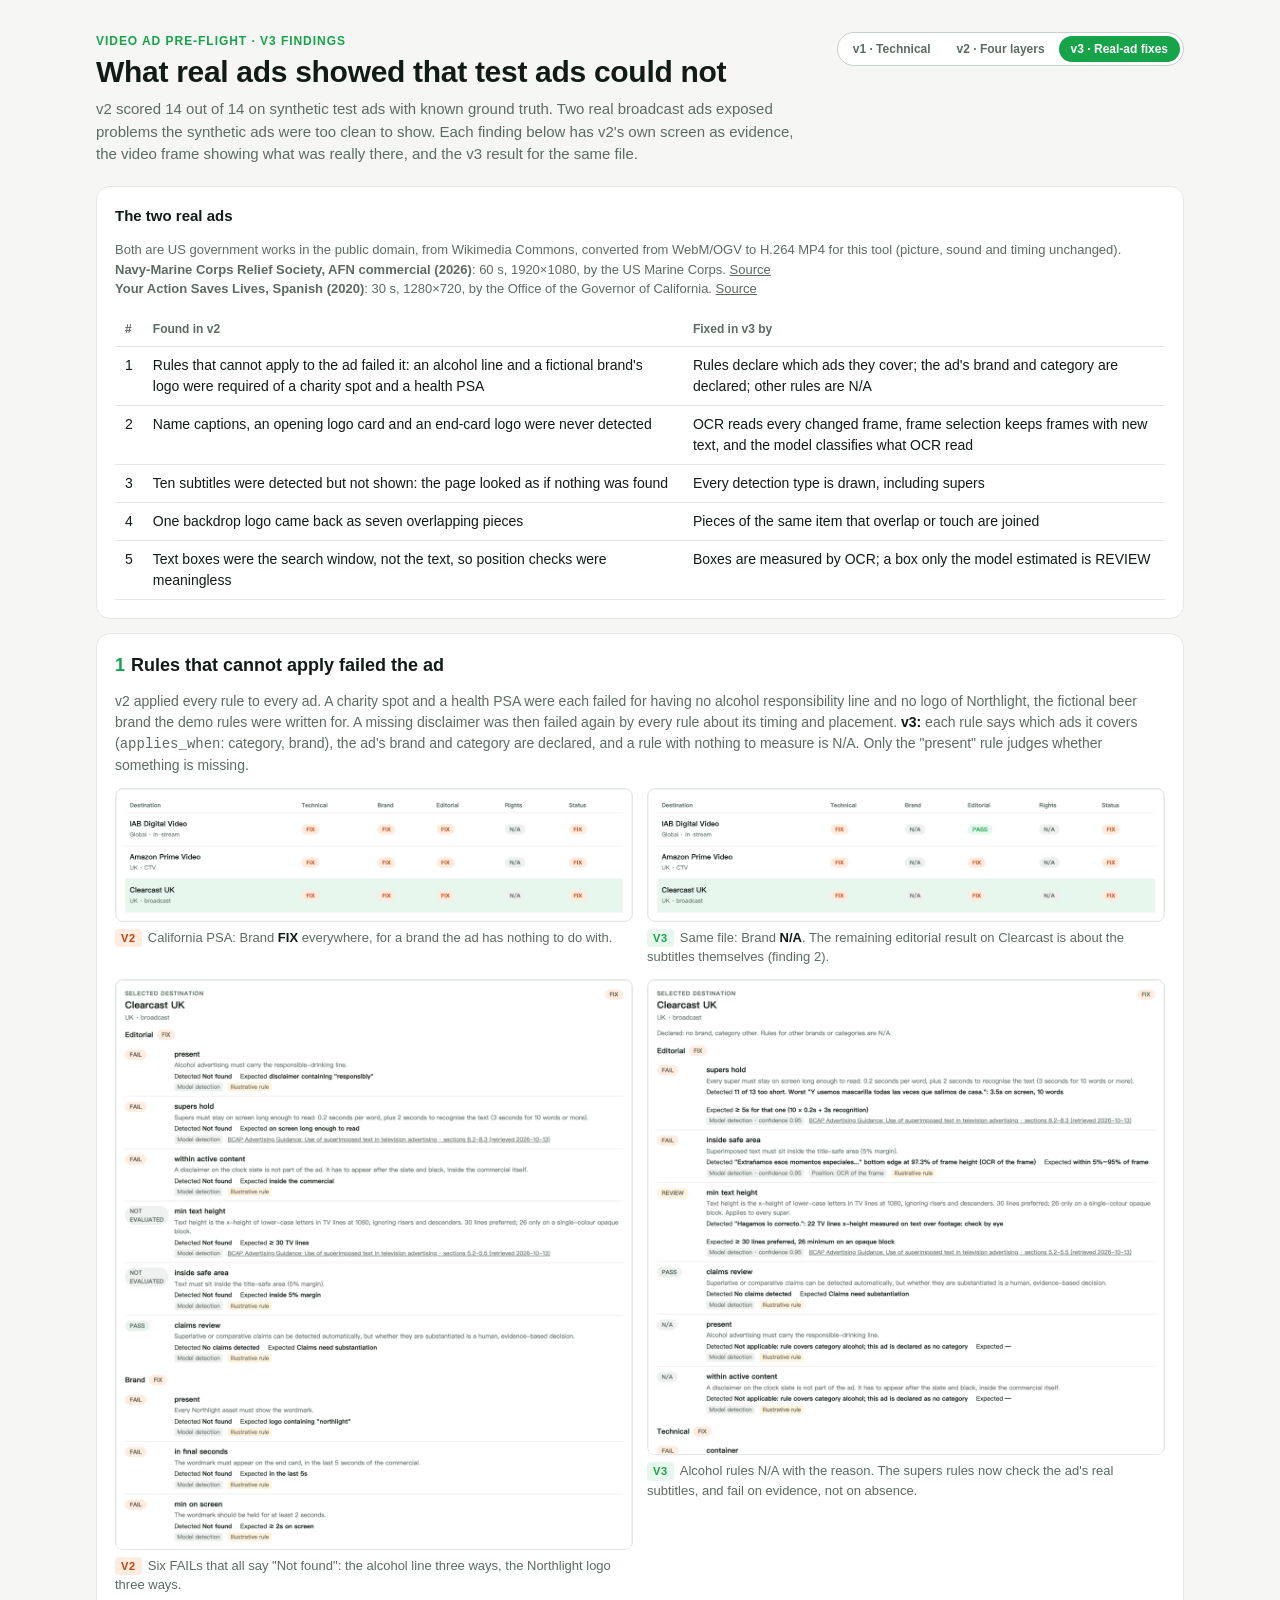
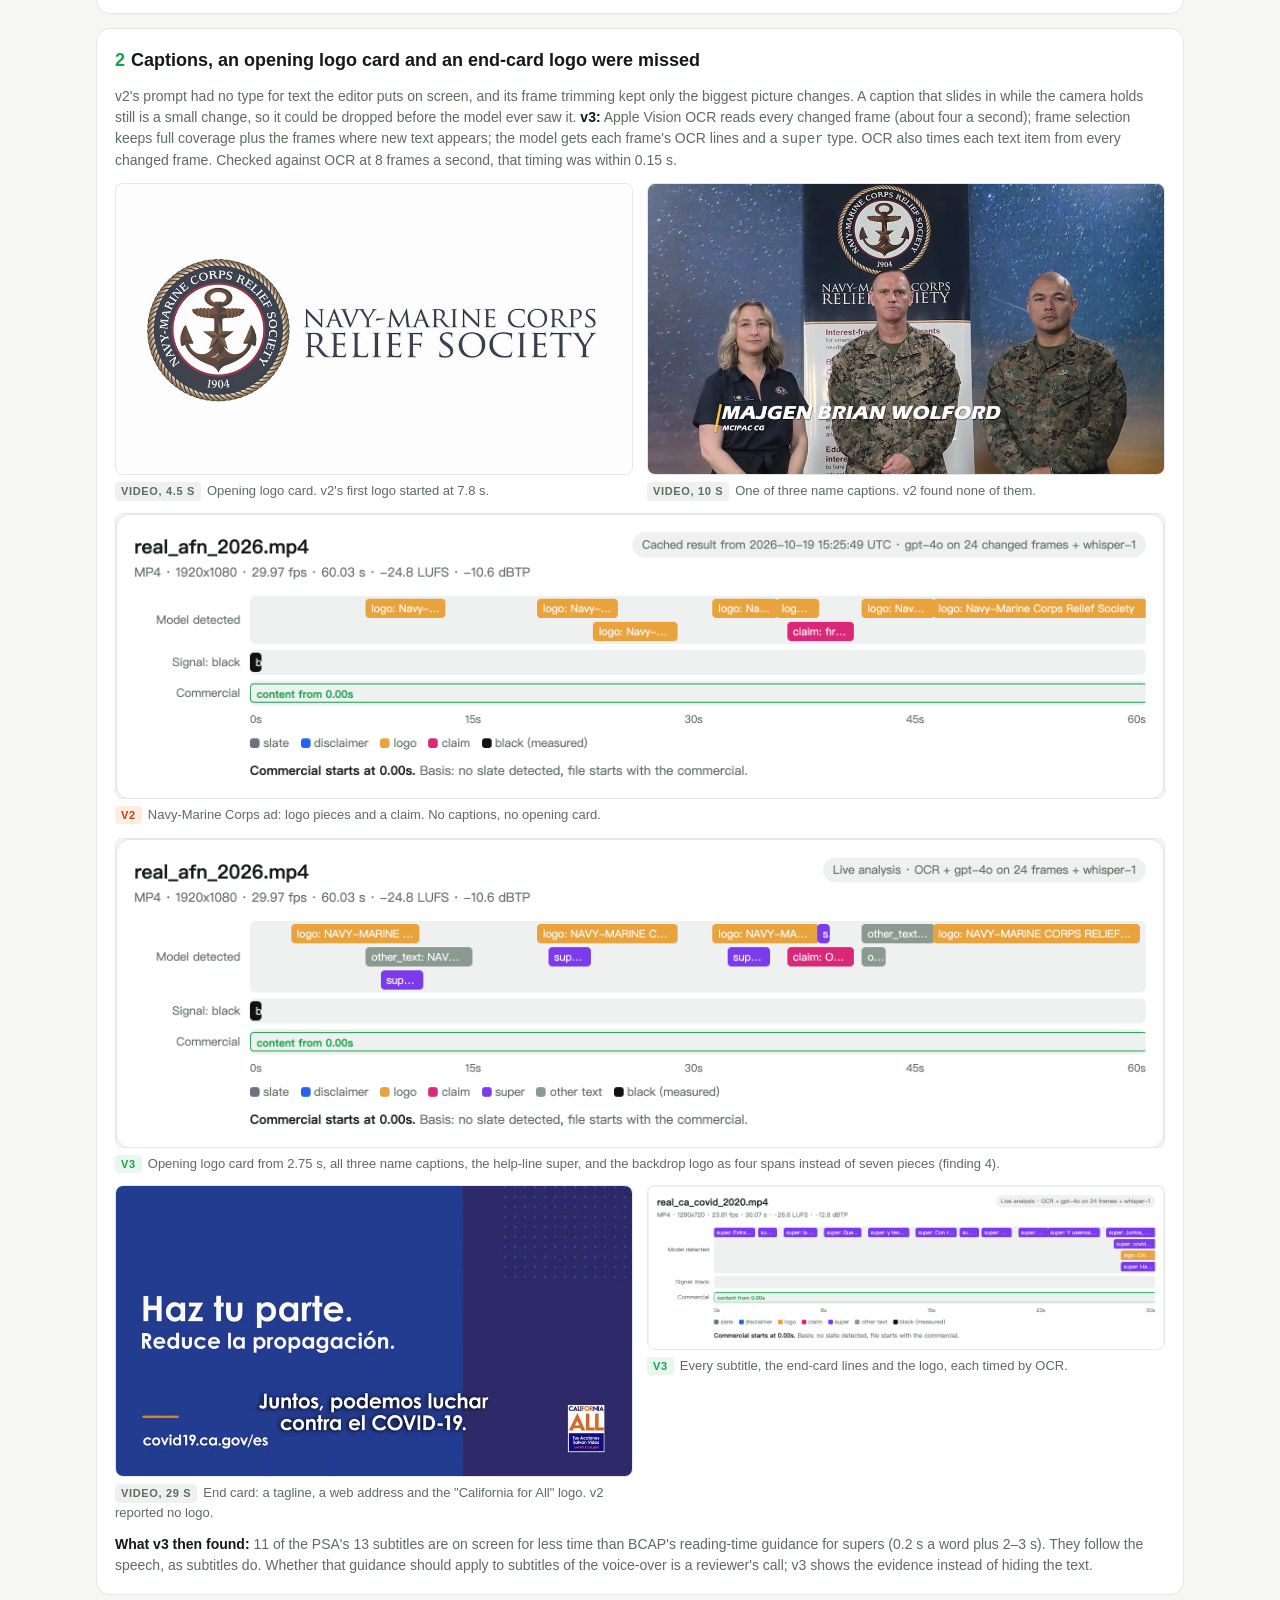
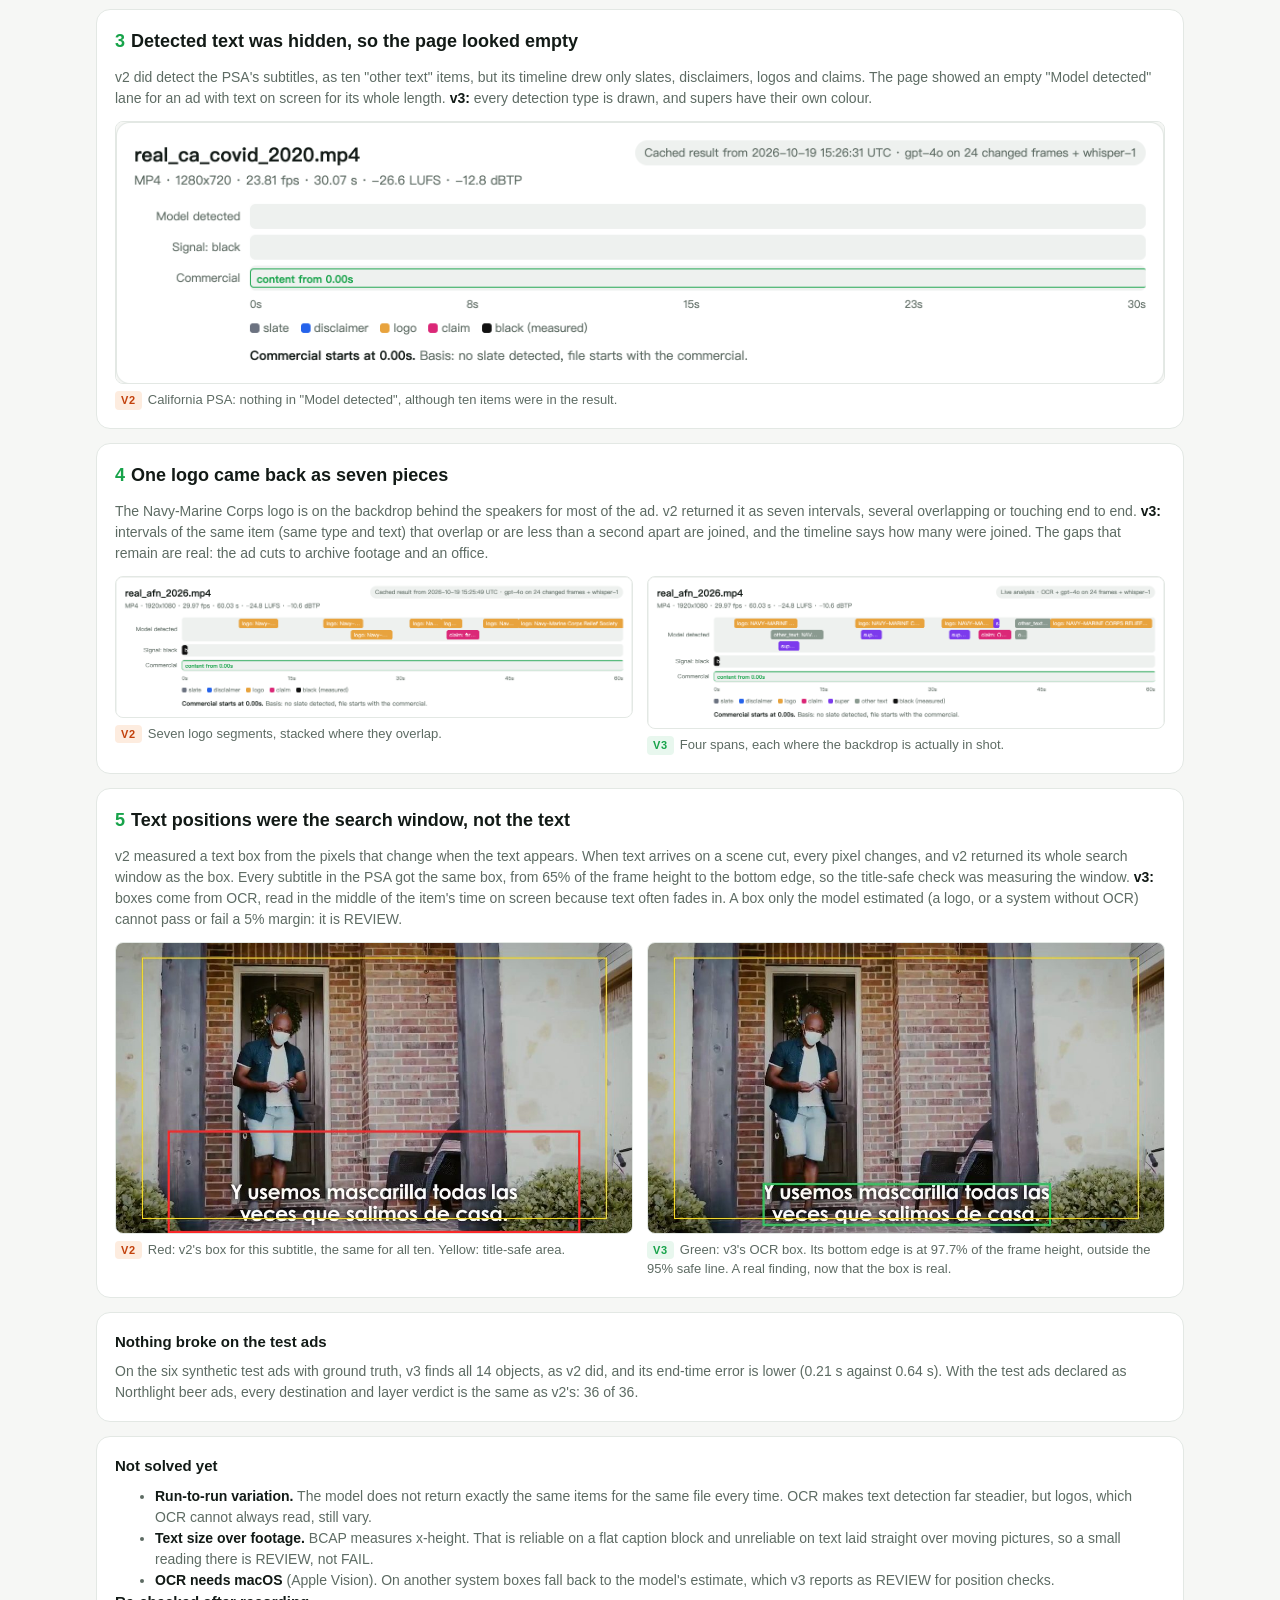
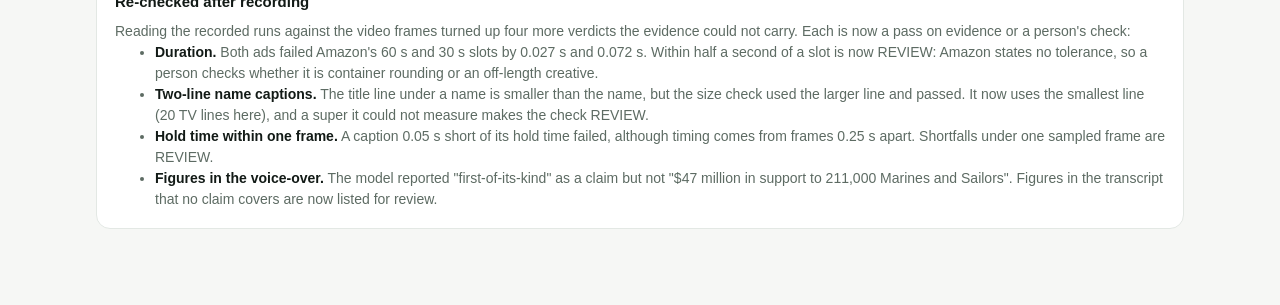
<file: v3/findings.html>
<!doctype html>
<html lang="en-GB">
<head>
  <meta charset="utf-8">
  <meta name="viewport" content="width=device-width,initial-scale=1">
  <title>Preflight v3 findings</title>
  <link rel="icon" href="/v3/favicon.svg">
  <link rel="stylesheet" href="/v3/verify.css?v=1">
  <style>
    .finding { display: grid; gap: 12px; }
    .finding h2 { font-size: 18px; }
    .finding .num { color: var(--green); margin-right: 6px; }
    .pair { display: grid; grid-template-columns: 1fr 1fr; gap: 14px; align-items: start; }
    .pair.one { grid-template-columns: 1fr; }
    figure { margin: 0; }
    figure img { cursor: zoom-in; width: 100%; height: auto; border: 1px solid var(--line); border-radius: 8px; display: block; background: #fff; }
    figcaption { font-size: 13px; color: var(--muted); margin-top: 6px; }
    figcaption b { color: var(--ink); }
    .tagline { display: inline-block; font-size: 11px; font-weight: 700; letter-spacing: .06em; text-transform: uppercase; border-radius: 4px; padding: 1px 6px; margin-right: 6px; }
    .tagline.before { background: var(--red-bg); color: var(--red); }
    .tagline.after { background: var(--green-bg); color: var(--green); }
    .tagline.video { background: var(--grey-bg); color: var(--muted); }
    .why { font-size: 14px; color: var(--muted); margin: 0; }
    .why b { color: var(--ink); }
    .sources { font-size: 13px; color: var(--muted); }
    .sources a { color: var(--muted); }
    table.summary { width: 100%; border-collapse: collapse; font-size: 14px; }
    .summary th, .summary td { text-align: left; padding: 8px 10px; border-bottom: 1px solid var(--line); vertical-align: top; }
    .summary th { font-size: 12px; color: var(--muted); }
    @media (max-width: 720px) { .pair { grid-template-columns: 1fr; } }
  </style>
</head>
<body>
<main>
  <header class="top">
    <div>
      <p class="eyebrow">Video ad pre-flight · v3 findings</p>
      <h1>What real ads showed that test ads could not</h1>
      <p class="lede">v2 scored 14 out of 14 on synthetic test ads with known ground truth. Two real broadcast ads exposed problems the synthetic ads were too clean to show. Each finding below has v2's own screen as evidence, the video frame showing what was really there, and the v3 result for the same file.</p>
    </div>
    <div class="header-right"><nav class="version-switch" aria-label="Version"><a href="/">v1 · Technical</a><a href="/v2/verify.html">v2 · Four layers</a><a href="/v3/verify.html" class="on">v3 · Real-ad fixes</a></nav></div>
  </header>

  <section class="card">
    <h3>The two real ads</h3>
    <p class="sources">Both are US government works in the public domain, from Wikimedia Commons, converted from WebM/OGV to H.264 MP4 for this tool (picture, sound and timing unchanged).<br>
      <b>Navy-Marine Corps Relief Society, AFN commercial (2026)</b>: 60 s, 1920×1080, by the US Marine Corps. <a href="https://commons.wikimedia.org/wiki/File:Navy-Marine_Corps_Relief_Society;_AFN_Commercial_2026_(998299).webm" target="_blank" rel="noreferrer">Source</a><br>
      <b>Your Action Saves Lives, Spanish (2020)</b>: 30 s, 1280×720, by the Office of the Governor of California. <a href="https://commons.wikimedia.org/wiki/File:Your_Action_Saves_Lives_-_Spanish_commercial_-_2020-08-02.ogv" target="_blank" rel="noreferrer">Source</a></p>
    <table class="summary">
      <thead><tr><th>#</th><th>Found in v2</th><th>Fixed in v3 by</th></tr></thead>
      <tbody>
        <tr><td>1</td><td>Rules that cannot apply to the ad failed it: an alcohol line and a fictional brand's logo were required of a charity spot and a health PSA</td><td>Rules declare which ads they cover; the ad's brand and category are declared; other rules are N/A</td></tr>
        <tr><td>2</td><td>Name captions, an opening logo card and an end-card logo were never detected</td><td>OCR reads every changed frame, frame selection keeps frames with new text, and the model classifies what OCR read</td></tr>
        <tr><td>3</td><td>Ten subtitles were detected but not shown: the page looked as if nothing was found</td><td>Every detection type is drawn, including supers</td></tr>
        <tr><td>4</td><td>One backdrop logo came back as seven overlapping pieces</td><td>Pieces of the same item that overlap or touch are joined</td></tr>
        <tr><td>5</td><td>Text boxes were the search window, not the text, so position checks were meaningless</td><td>Boxes are measured by OCR; a box only the model estimated is REVIEW</td></tr>
      </tbody>
    </table>
  </section>

  <section class="card finding">
    <h2><span class="num">1</span>Rules that cannot apply failed the ad</h2>
    <p class="why">v2 applied every rule to every ad. A charity spot and a health PSA were each failed for having no alcohol responsibility line and no logo of Northlight, the fictional beer brand the demo rules were written for. A missing disclaimer was then failed again by every rule about its timing and placement. <b>v3:</b> each rule says which ads it covers (<code>applies_when</code>: category, brand), the ad's brand and category are declared, and a rule with nothing to measure is N/A. Only the "present" rule judges whether something is missing.</p>
    <div class="pair">
      <figure><img src="/v3/evidence/before/ca-v2-grid.png" alt="v2 destination grid for the California PSA: Brand FIX and Editorial FIX for every destination"><figcaption><span class="tagline before">v2</span>California PSA: Brand <b>FIX</b> everywhere, for a brand the ad has nothing to do with.</figcaption></figure>
      <figure><img src="/v3/evidence/after/ca-v3-grid.png" alt="v3 destination grid for the California PSA: Brand N/A"><figcaption><span class="tagline after">v3</span>Same file: Brand <b>N/A</b>. The remaining editorial result on Clearcast is about the subtitles themselves (finding 2).</figcaption></figure>
    </div>
    <div class="pair">
      <figure><img src="/v3/evidence/before/ca-v2-clearcast.png" alt="v2 Clearcast detail: alcohol line, supers hold, active content and three brand rules all FAIL with Not found"><figcaption><span class="tagline before">v2</span>Six FAILs that all say "Not found": the alcohol line three ways, the Northlight logo three ways.</figcaption></figure>
      <figure><img src="/v3/evidence/after/ca-v3-clearcast.png" alt="v3 Clearcast detail: alcohol rules N/A, supers hold and safe area evaluated on the real subtitles"><figcaption><span class="tagline after">v3</span>Alcohol rules N/A with the reason. The supers rules now check the ad's real subtitles, and fail on evidence, not on absence.</figcaption></figure>
    </div>
  </section>

  <section class="card finding">
    <h2><span class="num">2</span>Captions, an opening logo card and an end-card logo were missed</h2>
    <p class="why">v2's prompt had no type for text the editor puts on screen, and its frame trimming kept only the biggest picture changes. A caption that slides in while the camera holds still is a small change, so it could be dropped before the model ever saw it. <b>v3:</b> Apple Vision OCR reads every changed frame (about four a second); frame selection keeps full coverage plus the frames where new text appears; the model gets each frame's OCR lines and a <code>super</code> type. OCR also times each text item from every changed frame. Checked against OCR at 8 frames a second, that timing was within 0.15 s.</p>
    <div class="pair">
      <figure><img src="/v3/evidence/before/afn-frame-opening-logo.jpg" alt="Frame at 4.5 seconds: full-screen Navy-Marine Corps Relief Society logo card"><figcaption><span class="tagline video">Video, 4.5 s</span>Opening logo card. v2's first logo started at 7.8 s.</figcaption></figure>
      <figure><img src="/v3/evidence/before/afn-frame-name-super.jpg" alt="Frame at 10 seconds: name caption MAJGEN BRIAN WOLFORD, MCIPAC CG"><figcaption><span class="tagline video">Video, 10 s</span>One of three name captions. v2 found none of them.</figcaption></figure>
    </div>
    <div class="pair one">
      <figure><img src="/v3/evidence/before/afn-v2-timeline.png" alt="v2 timeline for the Navy-Marine Corps ad: logo pieces and one claim, no captions"><figcaption><span class="tagline before">v2</span>Navy-Marine Corps ad: logo pieces and a claim. No captions, no opening card.</figcaption></figure>
      <figure><img src="/v3/evidence/after/afn-v3-timeline.png" alt="v3 timeline for the Navy-Marine Corps ad: opening logo, three name captions, a phone-number super, a claim and the backdrop logo"><figcaption><span class="tagline after">v3</span>Opening logo card from 2.75 s, all three name captions, the help-line super, and the backdrop logo as four spans instead of seven pieces (finding 4).</figcaption></figure>
    </div>
    <div class="pair">
      <figure><img src="/v3/evidence/before/ca-frame-end-card.jpg" alt="Frame at 29 seconds: end card with Haz tu parte, covid19.ca.gov/es and a California for All logo"><figcaption><span class="tagline video">Video, 29 s</span>End card: a tagline, a web address and the "California for All" logo. v2 reported no logo.</figcaption></figure>
      <figure><img src="/v3/evidence/after/ca-v3-timeline.png" alt="v3 timeline for the California PSA: thirteen supers and the California for All logo"><figcaption><span class="tagline after">v3</span>Every subtitle, the end-card lines and the logo, each timed by OCR.</figcaption></figure>
    </div>
    <p class="why"><b>What v3 then found:</b> 11 of the PSA's 13 subtitles are on screen for less time than BCAP's reading-time guidance for supers (0.2 s a word plus 2–3 s). They follow the speech, as subtitles do. Whether that guidance should apply to subtitles of the voice-over is a reviewer's call; v3 shows the evidence instead of hiding the text.</p>
  </section>

  <section class="card finding">
    <h2><span class="num">3</span>Detected text was hidden, so the page looked empty</h2>
    <p class="why">v2 did detect the PSA's subtitles, as ten "other text" items, but its timeline drew only slates, disclaimers, logos and claims. The page showed an empty "Model detected" lane for an ad with text on screen for its whole length. <b>v3:</b> every detection type is drawn, and supers have their own colour.</p>
    <div class="pair one">
      <figure><img src="/v3/evidence/before/ca-v2-timeline.png" alt="v2 timeline for the California PSA with an empty Model detected lane"><figcaption><span class="tagline before">v2</span>California PSA: nothing in "Model detected", although ten items were in the result.</figcaption></figure>
    </div>
  </section>

  <section class="card finding">
    <h2><span class="num">4</span>One logo came back as seven pieces</h2>
    <p class="why">The Navy-Marine Corps logo is on the backdrop behind the speakers for most of the ad. v2 returned it as seven intervals, several overlapping or touching end to end. <b>v3:</b> intervals of the same item (same type and text) that overlap or are less than a second apart are joined, and the timeline says how many were joined. The gaps that remain are real: the ad cuts to archive footage and an office.</p>
    <div class="pair">
      <figure><img src="/v3/evidence/before/afn-v2-timeline.png" alt="v2 timeline: seven logo segments, some overlapping"><figcaption><span class="tagline before">v2</span>Seven logo segments, stacked where they overlap.</figcaption></figure>
      <figure><img src="/v3/evidence/after/afn-v3-timeline.png" alt="v3 timeline: four logo spans"><figcaption><span class="tagline after">v3</span>Four spans, each where the backdrop is actually in shot.</figcaption></figure>
    </div>
  </section>

  <section class="card finding">
    <h2><span class="num">5</span>Text positions were the search window, not the text</h2>
    <p class="why">v2 measured a text box from the pixels that change when the text appears. When text arrives on a scene cut, every pixel changes, and v2 returned its whole search window as the box. Every subtitle in the PSA got the same box, from 65% of the frame height to the bottom edge, so the title-safe check was measuring the window. <b>v3:</b> boxes come from OCR, read in the middle of the item's time on screen because text often fades in. A box only the model estimated (a logo, or a system without OCR) cannot pass or fail a 5% margin: it is REVIEW.</p>
    <div class="pair">
      <figure><img src="/v3/evidence/before/ca-v2-box-overlay.jpg" alt="Subtitle frame with v2's red box covering the bottom third of the frame"><figcaption><span class="tagline before">v2</span>Red: v2's box for this subtitle, the same for all ten. Yellow: title-safe area.</figcaption></figure>
      <figure><img src="/v3/evidence/after/ca-v3-box-overlay.jpg" alt="Same frame with v3's green box tight around the two subtitle lines"><figcaption><span class="tagline after">v3</span>Green: v3's OCR box. Its bottom edge is at 97.7% of the frame height, outside the 95% safe line. A real finding, now that the box is real.</figcaption></figure>
    </div>
  </section>

  <section class="card">
    <h3>Nothing broke on the test ads</h3>
    <p class="why">On the six synthetic test ads with ground truth, v3 finds all 14 objects, as v2 did, and its end-time error is lower (0.21 s against 0.64 s). With the test ads declared as Northlight beer ads, every destination and layer verdict is the same as v2's: 36 of 36.</p>
  </section>

  <section class="card">
    <h3>Not solved yet</h3>
    <ul class="why">
      <li><b>Run-to-run variation.</b> The model does not return exactly the same items for the same file every time. OCR makes text detection far steadier, but logos, which OCR cannot always read, still vary.</li>
      <li><b>Text size over footage.</b> BCAP measures x-height. That is reliable on a flat caption block and unreliable on text laid straight over moving pictures, so a small reading there is REVIEW, not FAIL.</li>
      <li><b>OCR needs macOS</b> (Apple Vision). On another system boxes fall back to the model's estimate, which v3 reports as REVIEW for position checks.</li>
    </ul>
    <h3>Re-checked after recording</h3>
    <p class="why">Reading the recorded runs against the video frames turned up four more verdicts the evidence could not carry. Each is now a pass on evidence or a person's check:</p>
    <ul class="why">
      <li><b>Duration.</b> Both ads failed Amazon's 60 s and 30 s slots by 0.027 s and 0.072 s. Within half a second of a slot is now REVIEW: Amazon states no tolerance, so a person checks whether it is container rounding or an off-length creative.</li>
      <li><b>Two-line name captions.</b> The title line under a name is smaller than the name, but the size check used the larger line and passed. It now uses the smallest line (20 TV lines here), and a super it could not measure makes the check REVIEW.</li>
      <li><b>Hold time within one frame.</b> A caption 0.05 s short of its hold time failed, although timing comes from frames 0.25 s apart. Shortfalls under one sampled frame are REVIEW.</li>
      <li><b>Figures in the voice-over.</b> The model reported "first-of-its-kind" as a claim but not "$47 million in support to 211,000 Marines and Sailors". Figures in the transcript that no claim covers are now listed for review.</li>
    </ul>
  </section>
</main>
<script>
  // Screenshots are shrunk to fit side by side: open the full image in a new tab.
  document.querySelectorAll("figure img").forEach((img) => {
    const link = document.createElement("a");
    link.href = img.getAttribute("src"); link.target = "_blank"; link.rel = "noreferrer";
    img.replaceWith(link); link.append(img);
  });
</script>
</body>
</html>
</file>
<file: v3/verify.css>
:root {
  --bg: #f6f7f5; --card: #fff; --ink: #121a16; --muted: #5d6b63; --line: #e3e8e4;
  --green: #17a34a; --green-bg: #e8f7ee; --red: #c2410c; --red-bg: #fdecdf;
  --amber: #a16207; --amber-bg: #fdf3d8; --grey-bg: #eef1ef;
  --c-disclaimer: #2563eb; --c-logo: #e8a33d; --c-claim: #db2777; --c-slate: #6b7280; --c-super: #7c3aed; --c-other_text: #8a9a90;
}
* { box-sizing: border-box; }
body { margin: 0; background: var(--bg); color: var(--ink); font: 15px/1.5 -apple-system, "Segoe UI", Inter, sans-serif; }
main { max-width: 1120px; margin: 0 auto; padding: 32px 16px 64px; }
h1 { font-size: 30px; line-height: 1.2; margin: 4px 0 8px; letter-spacing: -0.01em; }
h2 { font-size: 20px; margin: 0; }
h3 { font-size: 15px; margin: 0 0 8px; }
.eyebrow { color: var(--green); font-weight: 700; font-size: 12px; letter-spacing: .08em; text-transform: uppercase; margin: 0; }
.lede { color: var(--muted); max-width: 720px; margin: 0; }
.muted { color: var(--muted); margin: 2px 0 0; font-size: 13px; }
.top { display: flex; justify-content: space-between; gap: 16px; align-items: flex-start; margin-bottom: 20px; }
.pill-outline { border: 1px solid var(--line); border-radius: 999px; padding: 4px 12px; font-size: 12px; color: var(--muted); white-space: nowrap; background: var(--card); }
.card { background: var(--card); border: 1px solid var(--line); border-radius: 14px; padding: 18px; margin-bottom: 14px; }

.drop { display: flex; align-items: center; gap: 14px; border: 1.5px dashed #c9d3cc; border-radius: 12px; padding: 14px; cursor: pointer; flex-wrap: wrap; }
.drop.dragging { border-color: var(--green); background: var(--green-bg); }
.drop-icon { width: 40px; height: 40px; border-radius: 10px; background: var(--green-bg); color: var(--green); display: grid; place-items: center; font-weight: 700; }
.drop-copy { display: flex; flex-direction: column; flex: 1; min-width: 180px; }
.drop-copy span { color: var(--muted); font-size: 13px; }
.active { font-size: 13px; color: var(--muted); }
.active input { width: 56px; padding: 4px 6px; border: 1px solid var(--line); border-radius: 6px; font: inherit; }
.active select { padding: 4px 6px; border: 1px solid var(--line); border-radius: 6px; font: inherit; background: var(--card); }
.lede a { color: var(--green); font-weight: 600; }
.primary { background: var(--green); color: #fff; border: 0; border-radius: 10px; padding: 10px 22px; font-weight: 700; font-size: 15px; cursor: pointer; }
.primary:disabled { opacity: .5; cursor: wait; }
.samples { display: flex; gap: 10px; align-items: center; flex-wrap: wrap; margin-top: 12px; font-size: 13px; color: var(--muted); }
.samples button { border: 1px solid var(--line); background: var(--card); border-radius: 999px; padding: 4px 12px; font: inherit; font-size: 13px; cursor: pointer; color: var(--ink); }
.samples button.on { border-color: var(--green); background: var(--green-bg); }
#fixtures, .recorded { display: flex; gap: 6px; flex-wrap: wrap; }
.accuracy { margin-top: 12px; font-size: 13px; color: var(--muted); }
.accuracy summary { cursor: pointer; }
.accuracy p { margin: 8px 0 0; }
.steps { margin: 14px 0 0; padding-left: 20px; font-size: 13px; color: var(--muted); }
.steps li.doing { color: var(--ink); font-weight: 600; }
.steps li.doing::after { content: " …"; }
.steps li.done { color: var(--green); }
.steps li.done::after { content: " ✓"; }
.error { background: var(--red-bg); color: var(--red); border-radius: 8px; padding: 8px 12px; margin: 12px 0 0; }

.result-head { display: flex; justify-content: space-between; gap: 12px; align-items: flex-start; margin-bottom: 14px; flex-wrap: wrap; }
.origin { font-size: 12px; background: var(--grey-bg); border-radius: 999px; padding: 4px 10px; color: var(--muted); }
.timeline { position: relative; }
.track { display: grid; grid-template-columns: 110px 1fr; align-items: center; gap: 10px; margin-bottom: 6px; }
.track-label { font-size: 12px; color: var(--muted); text-align: right; }
.lane { position: relative; height: 26px; background: var(--grey-bg); border-radius: 6px; overflow: hidden; }
.seg { position: absolute; top: 3px; bottom: 3px; border-radius: 4px; font-size: 11px; color: #fff; padding: 0 6px; white-space: nowrap; overflow: hidden; text-overflow: ellipsis; line-height: 20px; }
.seg.black { background: #111; }
.seg.content { background: transparent; border: 1.5px solid var(--green); color: var(--green); font-weight: 600; }
.axis { display: grid; grid-template-columns: 110px 1fr; gap: 10px; font-size: 11px; color: var(--muted); }
.axis div { display: flex; justify-content: space-between; }
.legend { display: flex; gap: 12px; flex-wrap: wrap; font-size: 12px; color: var(--muted); margin: 8px 0 0 120px; }
.legend i { display: inline-block; width: 10px; height: 10px; border-radius: 3px; margin-right: 4px; vertical-align: -1px; }
.basis { font-size: 13px; color: var(--muted); margin: 10px 0 0 120px; }
.basis b { color: var(--ink); }

table.grid { width: 100%; border-collapse: collapse; }
.grid th { text-align: left; font-size: 12px; color: var(--muted); font-weight: 600; padding: 6px 10px; border-bottom: 1px solid var(--line); }
.grid td { padding: 12px 10px; border-bottom: 1px solid var(--line); }
.grid tr.row { cursor: pointer; }
.grid tr.row:hover { background: #fafbfa; }
.grid tr.row.sel { background: var(--green-bg); }
.dest b { display: block; }
.dest span { font-size: 12px; color: var(--muted); }
.pill { display: inline-block; border-radius: 999px; padding: 2px 10px; font-size: 12px; font-weight: 700; }
.PASS, .READY { background: var(--green-bg); color: var(--green); }
.FIX, .FAIL { background: var(--red-bg); color: var(--red); }
.REVIEW, .WARN { background: var(--amber-bg); color: var(--amber); }
.NA, .NOT_EVALUATED { background: var(--grey-bg); color: var(--muted); }

.layer { margin-top: 16px; }
.layer h3 { display: flex; gap: 8px; align-items: center; }
.check { display: grid; grid-template-columns: 92px 1fr; gap: 12px; padding: 10px 0; border-top: 1px solid var(--line); }
.check:first-of-type { border-top: 0; }
.check .what { font-weight: 600; }
.check p { margin: 2px 0; font-size: 13px; color: var(--muted); }
.vals { font-size: 13px; display: flex; gap: 18px; flex-wrap: wrap; margin-top: 4px; }
.vals b { font-weight: 600; }
.meta { font-size: 12px; color: var(--muted); margin-top: 4px; display: flex; gap: 10px; flex-wrap: wrap; }
.tag { background: var(--grey-bg); border-radius: 4px; padding: 0 6px; }
.tag.ill { background: var(--amber-bg); color: var(--amber); }
.meta a { color: var(--muted); }
.boundary ul { margin: 0; padding-left: 18px; color: var(--muted); font-size: 14px; }

@media (max-width: 720px) {
  h1 { font-size: 24px; }
  .top { flex-direction: column; }
  .grid th:nth-child(5), .grid td:nth-child(5) { display: none; }
  .track, .axis { grid-template-columns: 70px 1fr; }
  .legend, .basis { margin-left: 0; }
  .check { grid-template-columns: 1fr; gap: 4px; }
}

.version-switch { display: inline-flex; border: 1px solid #c9d0cb; border-radius: 999px; padding: 3px; background: #fff; gap: 2px; }
.version-switch a { padding: 4px 12px; border-radius: 999px; font-size: 12px; font-weight: 600; color: #5d6b63; text-decoration: none; white-space: nowrap; }
.version-switch a.on { background: #17a34a; color: #fff; }
.header-right { display: flex; gap: 10px; align-items: center; flex-wrap: wrap; }

.replay-note { font-size: 12px; margin: 8px 0 0; }
.origin.replay { background: var(--green-bg); color: var(--ink); }
.recorded-info { display: flex; gap: 14px; align-items: flex-start; margin: 0 0 14px; font-size: 13px; color: var(--muted); }
.recorded-info img { width: 200px; max-width: 40%; border-radius: 6px; border: 1px solid var(--line); }
.recorded-info b { color: var(--ink); }
.recorded-info p { margin: 0 0 4px; }
@media (max-width: 640px) { .recorded-info { flex-direction: column; } .recorded-info img { max-width: 100%; } }
</file>
